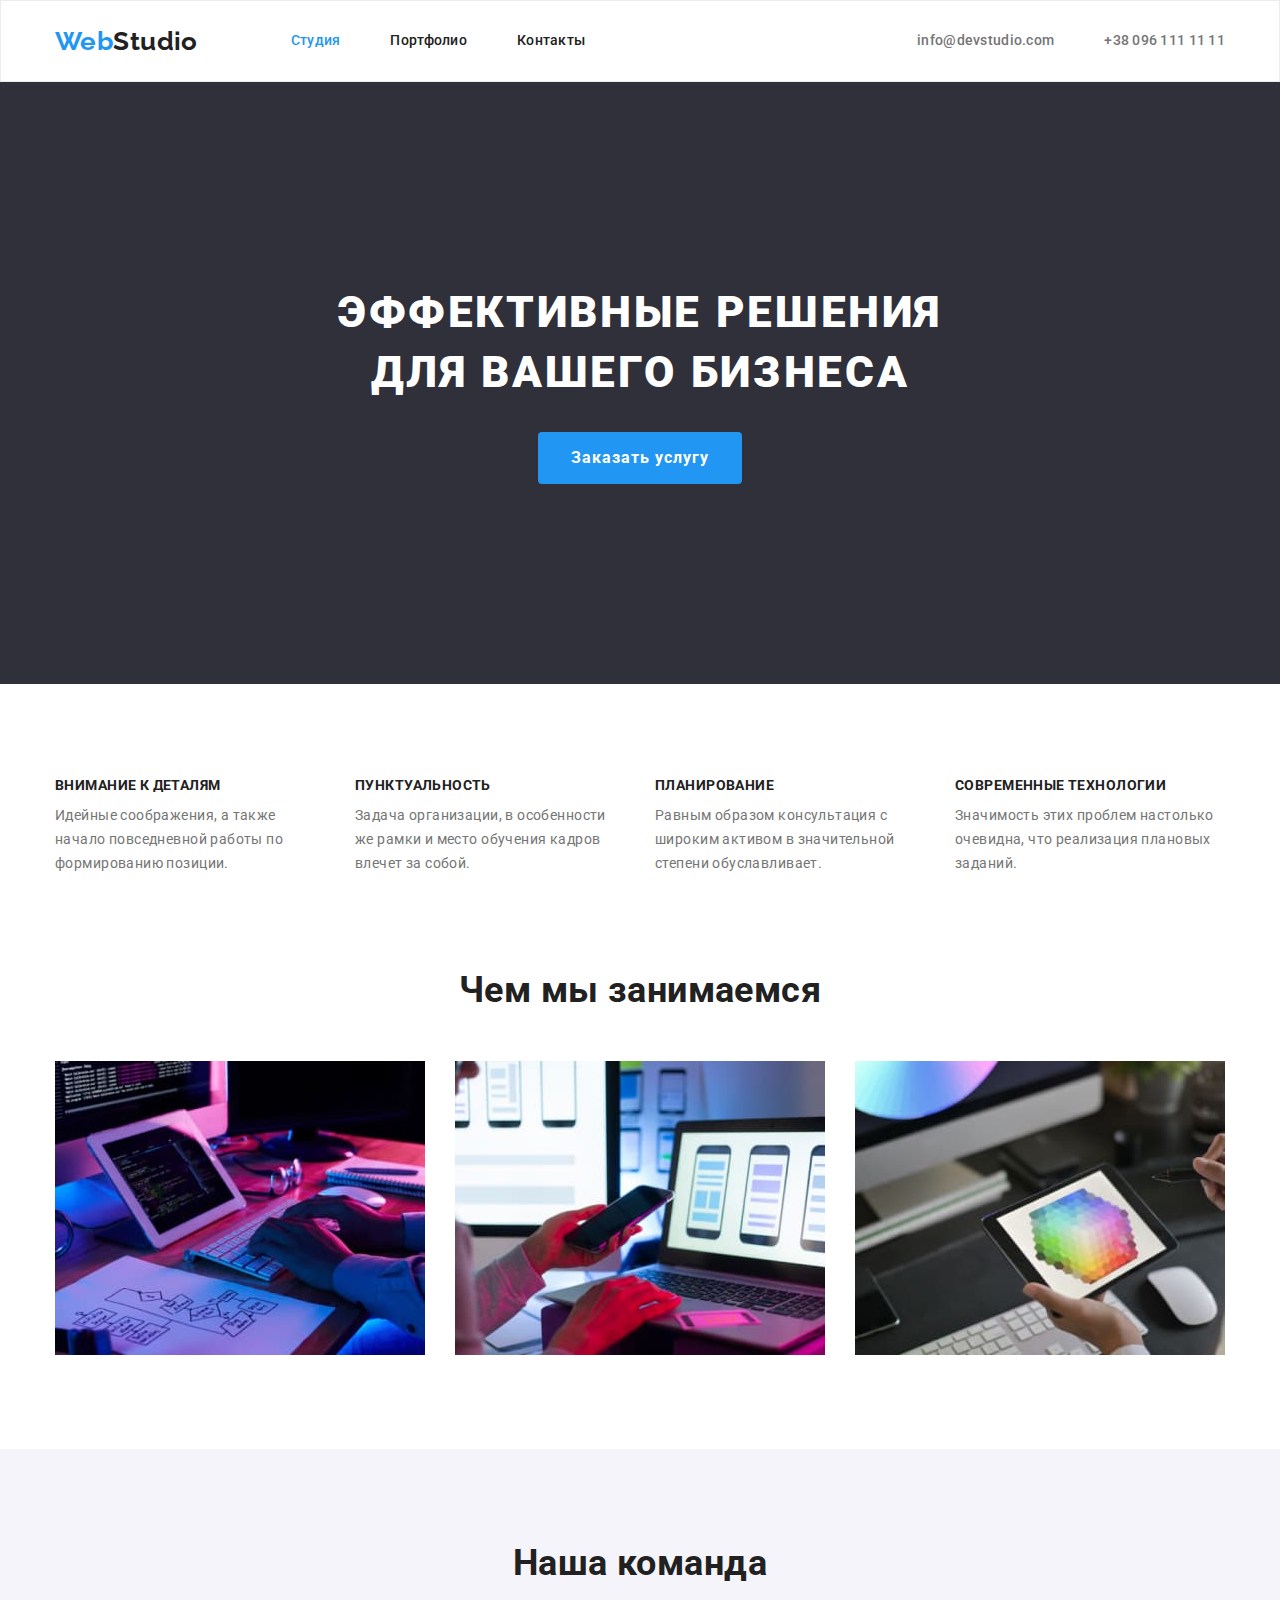
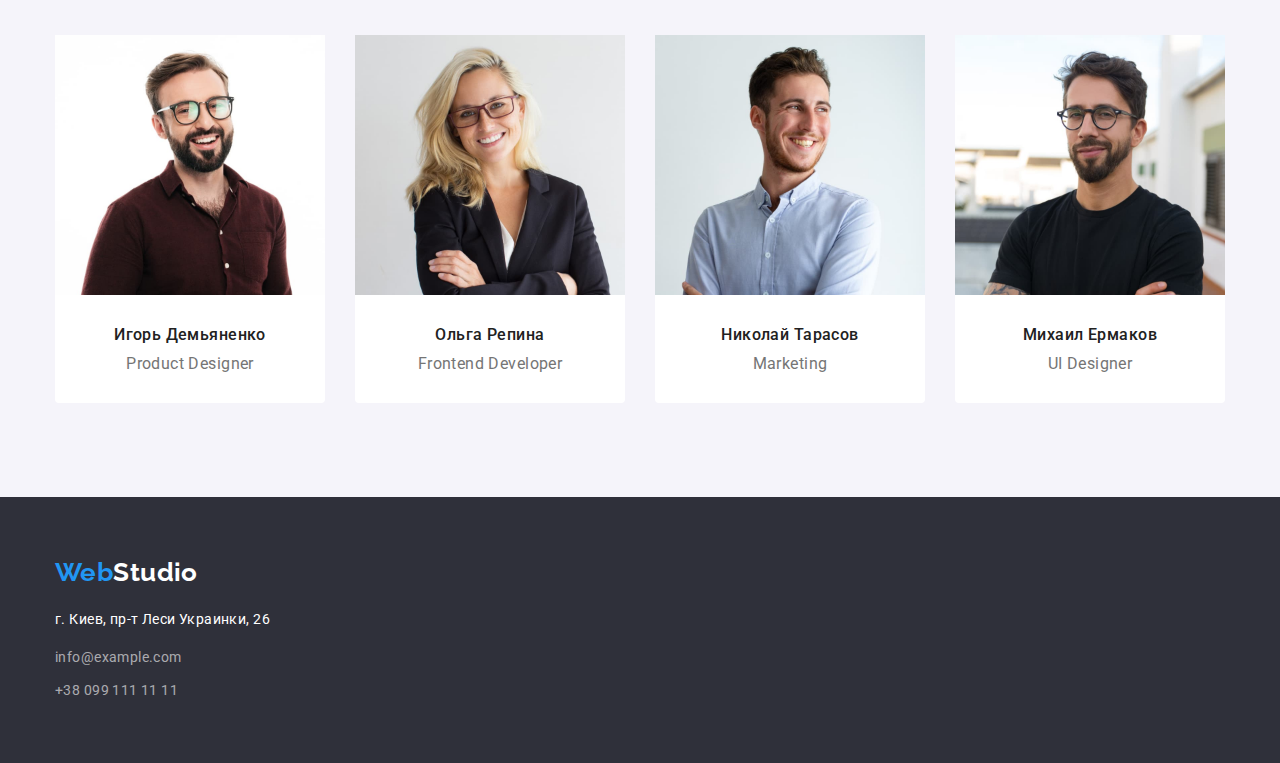
<file: index.html>
<!DOCTYPE html>
<html lang="ru">
  <head>
    <meta charset="UTF-8" />
    <meta http-equiv="X-UA-Compatible" content="IE=edge" />
    <meta name="viewport" content="width=device-width, initial-scale=1.0" />
    <title>Студия</title>
    <link rel="preconnect" href="https://fonts.gstatic.com" />
    <link
      href="https://fonts.googleapis.com/css2?family=Raleway:wght@700&family=Roboto:wght@400;500;700;900&display=swap"
      rel="stylesheet"
    />
    <link
      rel="stylesheet"
      href="https://cdnjs.cloudflare.com/ajax/libs/modern-normalize/1.0.0/modern-normalize.min.css"
    />
    <link rel="stylesheet" href="./css/styles.css" />
  </head>
  <body>
    <!-- Шапка сайта -->
    <header class="page-header">
      <div class="container main-nav">
        <a href="/" class="logo"> <span class="logo-accent">Web</span>Studio</a>
        <nav>
          <ul class="site-nav list">
            <li class="item"><a href="#" class="link current">Студия</a></li>
            <li class="item"><a href="./portfolio.html" class="link">Портфолио</a></li>
            <li class="item"><a href="#" class="link">Контакты</a></li>
          </ul>
        </nav>

        <ul class="contacts-nav list">
          <li class="item">
            <a href="mailto:info@devstudio.com" class="link">info@devstudio.com</a>
          </li>
          <li class="item"><a href="tel:+380961111111 " class="link">+38 096 111 11 11</a></li>
        </ul>
      </div>
    </header>

    <main>
      <!-- Герой -->
      <section class="hero">
        <div class="container">
          <h1 class="hero-title">Эффективные решения<br />для вашего бизнеса</h1>
          <button type="button" class="button primary">Заказать услугу</button>
        </div>
      </section>

      <!-- Преимущества -->
      <section class="section">
        <div class="container">
          <h2 class="feature-title visually-hidden">Преимущества</h2>
          <ul class="feature-list list">
            <li class="item">
              <h3 class="title">Внимание к деталям</h3>
              <p>
                Идейные соображения, а также начало повседневной работы по формированию позиции.
              </p>
            </li>
            <li class="item">
              <h3 class="title">Пунктуальность</h3>
              <p>
                Задача организации, в особенности же рамки и место обучения кадров влечет за собой.
              </p>
            </li>
            <li class="item">
              <h3 class="title">Планирование</h3>
              <p>
                Равным образом консультация с широким активом в значительной степени обуславливает.
              </p>
            </li>
            <li class="item">
              <h3 class="title">Современные технологии</h3>
              <p>Значимость этих проблем настолько очевидна, что реализация плановых заданий.</p>
            </li>
          </ul>
        </div>
      </section>

      <!-- Примеры работ -->
      <section class="section no-padding">
        <div class="container">
          <h2 class="section-title">Чем мы занимаемся</h2>

          <ul class="work-list list">
            <li class="item">
              <img src="./images/box(1).jpg" alt="Рабочее место" width="370" />
            </li>
            <li class="item">
              <img src="./images/box(2).jpg" alt="ноутбук с телефоном" width="370" />
            </li>
            <li class="item"><img src="./images/box(3).jpg" alt="планшет" width="370" /></li>
          </ul>
        </div>
      </section>

      <!--Команда  -->
      <section class="section works">
        <div class="container">
          <h2 class="section-title">Наша команда</h2>
          <ul class="team-list list">
            <li class="item">
              <img src="./images/teamcard1.jpg" alt="Игорь Демьяненко" width="270" />
              <div class="card-team">
                <h3 class="title">Игорь Демьяненко</h3>
                <p>Product Designer</p>
              </div>
            </li>

            <li class="item">
              <img src="./images/teamcard2.jpg" alt="Ольга Репина" width="270" />
              <div class="card-team">
                <h3 class="title">Ольга Репина</h3>
                <p>Frontend Developer</p>
              </div>
            </li>
            <li class="item">
              <img src="./images/teamcard3.jpg" alt="Николай Тарасов" width="270" />
              <div class="card-team">
                <h3 class="title">Николай Тарасов</h3>
                <p>Marketing</p>
              </div>
            </li>
            <li class="item">
              <img src="./images/teamcard4.jpg" alt="Михаил Ермаков" width="270" />
              <div class="card-team">
                <h3 class="title">Михаил Ермаков</h3>
                <p>UI Designer</p>
              </div>
            </li>
          </ul>
        </div>
      </section>
    </main>

    <!-- Footer -->
    <footer class="footer">
      <div class="container footer-container">
        <a href="/" class="logo-footer"><span class="logo-accent">Web</span>Studio</a>
        <address class="address">
          <ul class="address-list list">
            <li class="item"><p class="contact">г. Киев, пр-т Леси Украинки, 26</p></li>
            <li class="item">
              <a href="mailto:info@example.com" class="link">info@example.com</a>
            </li>
            <li class="item"><a href="tel:+380991111111" class="link">+38 099 111 11 11 </a></li>
          </ul>
        </address>
      </div>
    </footer>
  </body>
</html>
</file>
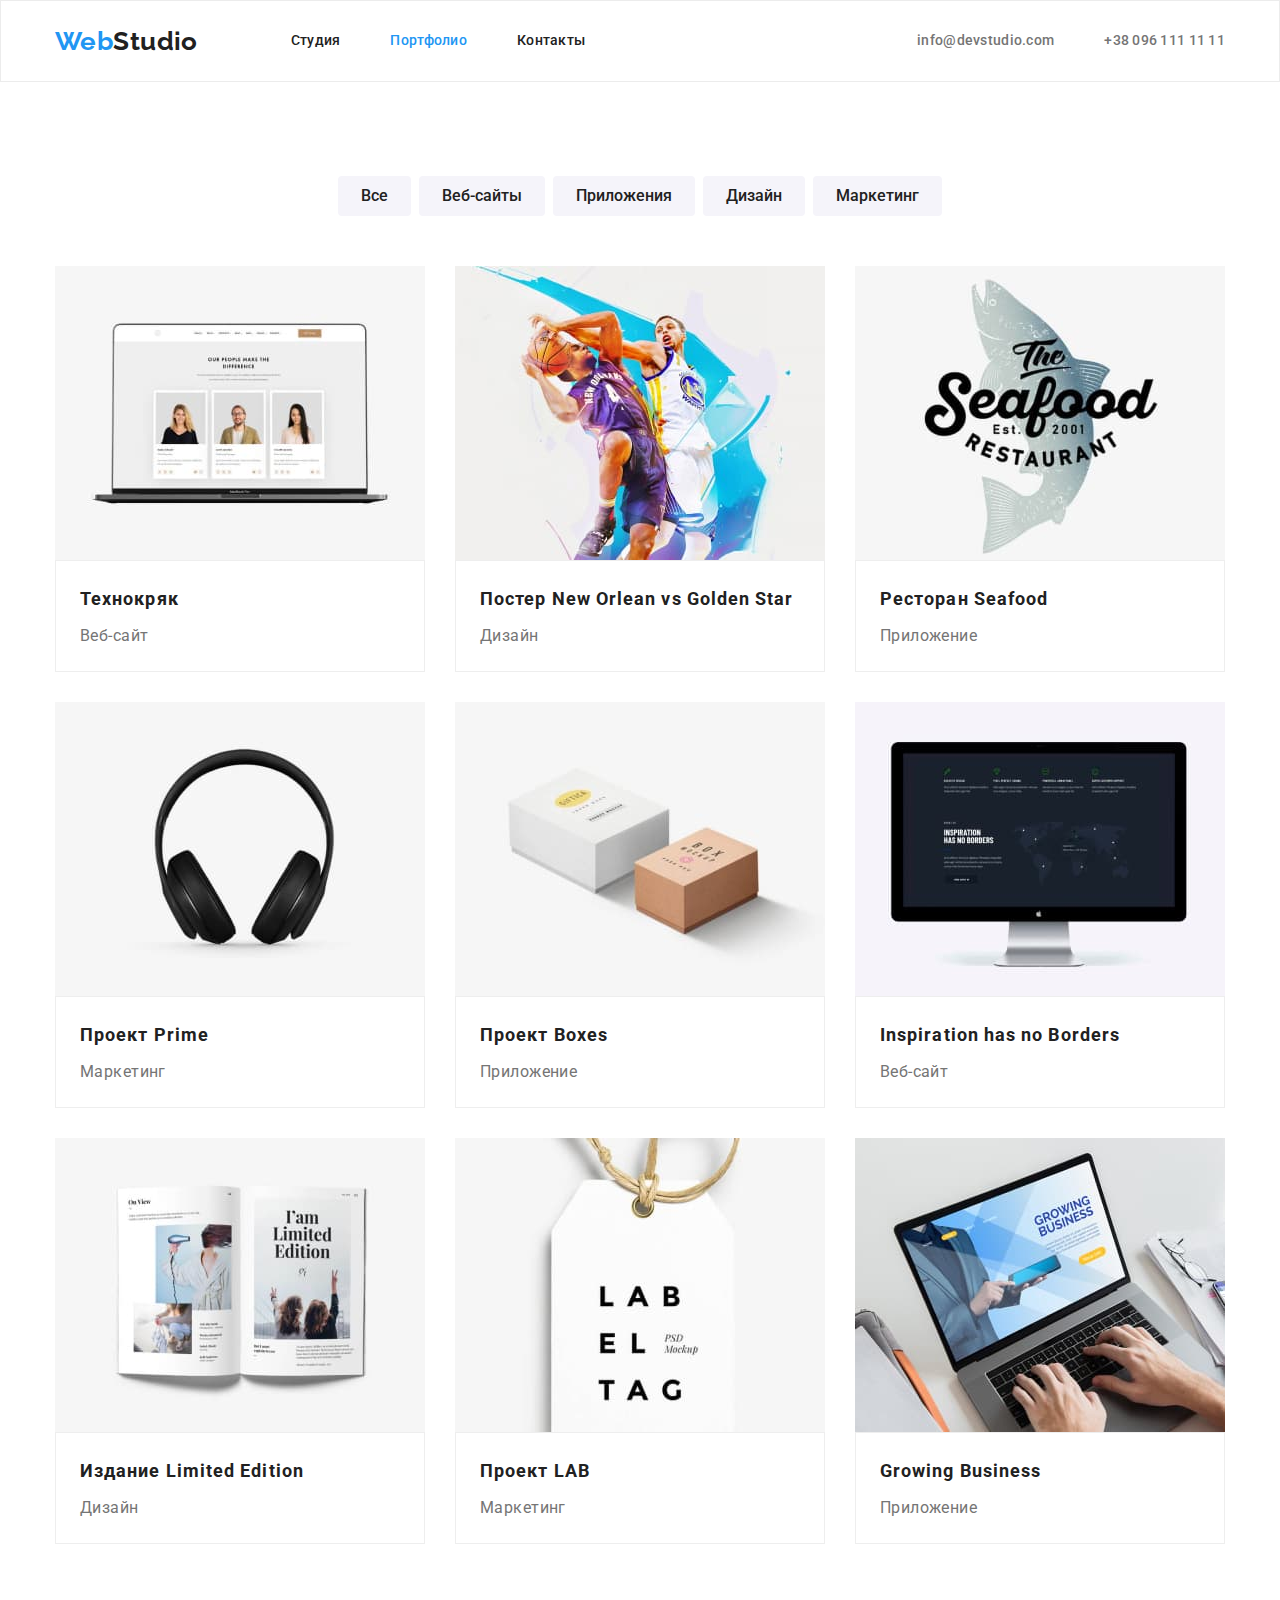
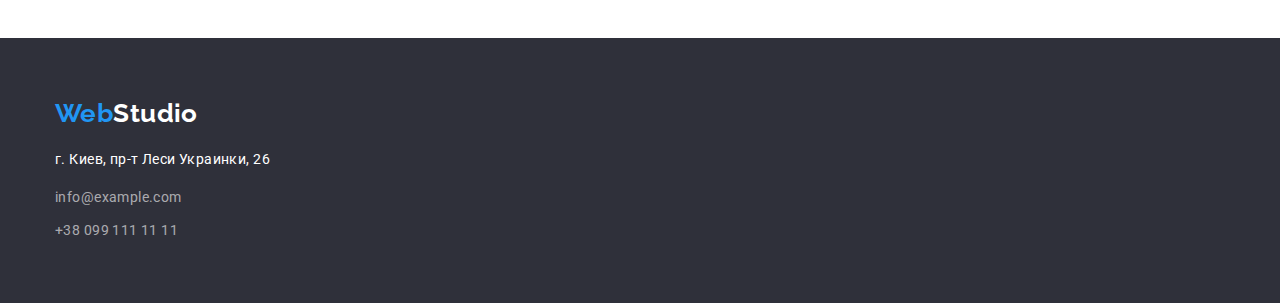
<file: portfolio.html>
<!DOCTYPE html>
<html lang="ru">
  <head>
    <meta charset="UTF-8" />
    <meta http-equiv="X-UA-Compatible" content="IE=edge" />
    <meta name="viewport" content="width=device-width, initial-scale=1.0" />
    <title>Портфолио</title>
    <link rel="preconnect" href="https://fonts.gstatic.com" />
    <link
      href="https://fonts.googleapis.com/css2?family=Raleway:wght@700&family=Roboto:wght@400;500;700;900&display=swap"
      rel="stylesheet"
    />
    <link
      rel="stylesheet"
      href="https://cdnjs.cloudflare.com/ajax/libs/modern-normalize/1.0.0/modern-normalize.min.css"
    />
    <link rel="stylesheet" href="./css/styles.css" />
  </head>

  <body>
    <!-- Шапка сайта -->
    <header class="page-header">
      <div class="container main-nav">
        <a href="/" class="logo"> <span class="logo-accent">Web</span>Studio</a>
        <nav>
          <ul class="site-nav list">
            <li class="item"><a href="./index.html" class="link">Студия</a></li>
            <li class="item"><a href="./portfolio.html" class="link current">Портфолио</a></li>
            <li class="item"><a href="#" class="link">Контакты</a></li>
          </ul>
        </nav>

        <ul class="contacts-nav list">
          <li class="item">
            <a href="mailto:info@devstudio.com" class="link">info@devstudio.com</a>
          </li>
          <li class="item"><a href="tel:+380961111111 " class="link">+38 096 111 11 11</a></li>
        </ul>
      </div>
    </header>
    <main>
      <!--Портфолио-->
      <section class="portfolio-nav section">
        <div class="container">
          <h1 class="portfolio-title visually-hidden">Портфолио</h1>
          <ul class="filter-container list">
            <li class="item">
              <button type="button" class="button portfolio">Все</button>
            </li>
            <li class="item">
              <button type="button" class="button portfolio">Веб-сайты</button>
            </li>
            <li class="item">
              <button type="button" class="button portfolio">Приложения</button>
            </li>
            <li class="item">
              <button type="button" class="button portfolio">Дизайн</button>
            </li>
            <li class="item">
              <button type="button" class="button portfolio">Маркетинг</button>
            </li>
          </ul>
        </div>
        <div class="container">
          <ul class="project-container list">
            <li class="project-element">
              <a href="#">
                <img src="./images/project1.jpg" alt="Ноутбук" width="370" />
                <div class="card-content">
                  <h2 class="card-title">Технокряк</h2>
                  <p class="card-text">Веб-сайт</p>
                </div>
              </a>
            </li>
            <li class="project-element">
              <a href="#">
                <img src="./images/project2.jpg" alt="Два баскетболиста" width="370" />
                <div class="card-content">
                  <h2 class="card-title">Постер New Orlean vs Golden Star</h2>
                  <p class="card-text">Дизайн</p>
                </div>
              </a>
            </li>
            <li class="project-element">
              <a href="#">
                <img src="./images/project3.jpg" alt="Название ресторана" width="370" />
                <div class="card-content">
                  <h2 class="card-title">Ресторан Seafood</h2>
                  <p class="card-text">Приложение</p>
                </div>
              </a>
            </li>
            <li class="project-element">
              <a href="#">
                <img src="./images/project4.jpg" alt="Наушники" width="370" />
                <div class="card-content">
                  <h2 class="card-title">Проект Prime</h2>
                  <p class="card-text">Маркетинг</p>
                </div>
              </a>
            </li>
            <li class="project-element">
              <a href="#">
                <img src="./images/project5.jpg" alt="2 коробки" width="370" />
                <div class="card-content">
                  <h2 class="card-title">Проект Boxes</h2>
                  <p class="card-text">Приложение</p>
                </div>
              </a>
            </li>
            <li class="project-element">
              <a href="#">
                <img src="./images/project6.jpg" alt="Монитор" width="370" />
                <div class="card-content">
                  <h2 class="card-title">Inspiration has no Borders</h2>
                  <p class="card-text">Веб-сайт</p>
                </div>
              </a>
            </li>
            <li class="project-element">
              <a href="#">
                <img src="./images/project7.jpg" alt="Открытая книга" width="370" />
                <div class="card-content">
                  <h2 class="card-title">Издание Limited Edition</h2>
                  <p class="card-text">Дизайн</p>
                </div>
              </a>
            </li>
            <li class="project-element">
              <a href="#">
                <img src="./images/project8.jpg" alt="Бирка" width="370" />
                <div class="card-content">
                  <h2 class="card-title">Проект LAB</h2>
                  <p class="card-text">Маркетинг</p>
                </div>
              </a>
            </li>
            <li class="project-element">
              <a href="#">
                <img src="./images/project9.jpg" alt="Ноутбук" width="370" />
                <div class="card-content">
                  <h2 class="card-title">Growing Business</h2>
                  <p class="card-text">Приложение</p>
                </div>
              </a>
            </li>
          </ul>
        </div>
      </section>
    </main>
    <!-- Footer -->
    <footer class="footer">
      <div class="container footer-container">
        <a href="/" class="logo-footer"><span class="logo-accent">Web</span>Studio</a>
        <address class="address">
          <ul class="address-list list">
            <li class="item"><p class="contact">г. Киев, пр-т Леси Украинки, 26</p></li>
            <li class="item">
              <a href="mailto:info@example.com" class="link">info@example.com</a>
            </li>
            <li class="item"><a href="tel:+380991111111" class="link">+38 099 111 11 11 </a></li>
          </ul>
        </address>
      </div>
    </footer>
  </body>
</html>
</file>
<file: css/styles.css>
html {
  box-sizing: border-box;
}

*,
*::before,
*::after {
  box-sizing: inherit;
}

:root {
  --primary-text-color: #757575;
  --title-text-color: #212121;
  --accent-color: #2196f3;
  --primary-white-color: #ffffff;
  --second-background: #f5f4fa;
  --footer-bg-color: #2f303a;
  --address-link-color: rgba(255, 255, 255, 0.6);
  --bt-hover-color: #188ce8;
  --header-border-color: #ececec;
  --card-border-color: #eeeeee;
}

body {
  background-color: var(--primary-white-color);
  color: var(--primary-text-color);

  font-family: Roboto, sans-serif;
  font-weight: 400;
  font-size: 14px;
  line-height: 1.71;
  letter-spacing: 0.03em;
}

/* Утилиты */
a {
  text-decoration: none;
}

.list {
  margin: 0;
  padding: 0;

  list-style: none;
}

img {
  display: block;
  max-width: 100%;
  height: auto;
}

/* Container */
.container {
  width: 1200px;
  margin-left: auto;
  margin-right: auto;
  padding-left: 15px;
  padding-right: 15px;
}

/* Page header */
.page-header {
  background-color: var(--primary-white-color);
  border: 1px solid var(--header-border-color);
}

/* Main-nav */
.main-nav {
  display: flex;
  align-items: center;
}

/* Logo */
.logo {
  color: var(--title-text-color);
  font-family: Raleway, sans-serif;
  font-weight: 700;
  font-size: 26px;
  line-height: 1.19;
}

.logo:focus {
  color: var(--accent-color);
}
.logo-accent {
  color: var(--accent-color);
}

/* Site nav */

.site-nav {
  display: flex;
  margin-left: 93px;
}

.site-nav .item:not(:last-child) {
  margin-right: 50px;
}

.site-nav .link {
  display: block;
  padding-top: 32px;
  padding-bottom: 32px;

  color: var(--title-text-color);
  font-weight: 500;
  font-size: 14px;
  line-height: 1.14;
  letter-spacing: 0.02em;
}

.site-nav .link:hover,
.site-nav .link:focus,
.site-nav .link.current {
  color: var(--accent-color);
}

/* Contacts-nav */
.contacts-nav {
  display: flex;
  margin-left: auto;
}

.contacts-nav .item + .item {
  margin-left: 50px;
}

.contacts-nav .link {
  padding-top: 32px;
  padding-bottom: 32px;

  color: var(--primary-text-color);
  font-weight: 500;
  font-size: 14px;
  line-height: 1.14;
  letter-spacing: 0.02em;
}

.contacts-nav .link:hover,
.contacts-nav .link:focus {
  color: var(--accent-color);
}

/* Hero */

.hero {
  padding-top: 200px;
  padding-bottom: 200px;
  text-align: center;

  background-color: var(--footer-bg-color);
}
.hero-title {
  margin-top: 0;
  margin-bottom: 30px;

  color: var(--primary-white-color);

  font-weight: 900;
  font-size: 44px;
  line-height: 1.364;
  letter-spacing: 0.06em;
  text-transform: uppercase;
}

/* Feature */

.visually-hidden {
  position: absolute;
  width: 1px;
  height: 1px;
  margin: -1px;
  border: 0;
  padding: 0;
  clip: rect(0 0 0 0);
  overflow: hidden;
}
.feature-list {
  display: flex;
  justify-content: space-between;
}
.feature-list .item {
  flex-basis: calc((100% - 90px) / 4);
}

.feature-list .item:not(:last-child) {
  margin-right: 30px;
}

.feature-list .title {
  margin-top: 0;
  margin-bottom: 10px;

  color: var(--title-text-color);
  font-weight: 700;
  font-size: 14px;
  line-height: 1.14;
  text-transform: uppercase;
}
.feature-list p {
  margin-bottom: 0;
  margin-top: 0;

  font-weight: 400;
  font-size: 14px;
  line-height: 1.71;
}

/* Section */
.section {
  padding-top: 94px;
  padding-bottom: 94px;
}
.section.no-padding {
  padding-top: 0;
}

.section-title {
  color: var(--title-text-color);
  margin-top: 0;
  margin-bottom: 50px;

  font-weight: 700;
  font-size: 36px;
  line-height: 1.16;
  text-align: center;
}

/* Work  */

.work-list {
  display: flex;
  justify-content: space-between;
}

.work-list .item {
  flex-basis: calc((100% - 60px) / 3);
}

.work-list .item:not(:last-child) {
  margin-right: 30px;
}

/* Team */

.team-list {
  display: flex;
  justify-content: space-between;
  text-align: center;
}

.team-list .item {
  flex-basis: calc((100% - 90px) / 4);

  background-color: var(--primary-white-color);
  border-radius: 0px 0px 4px 4px;
}

.team-list .item:not(:last-child) {
  margin-right: 30px;
}

.card-team {
  padding: 30px 0;
}

.team-list .title {
  margin-bottom: 10px;
  margin-top: 0;
  color: var(--title-text-color);
  font-weight: 500;
  font-size: 16px;
  line-height: 1.19;
}
.team-list p {
  margin-top: 0;
  margin-bottom: 0;
  font-size: 16px;
  line-height: 1.19;
}

/* Works */
.works {
  background-color: var(--second-background);
}

/* Button */

.button {
  display: inline-block;
  border-radius: 4px;
  border: 1px solid transparent;

  font-family: inherit;
  cursor: pointer;
  text-align: center;
  text-decoration: none;
}
.button.primary {
  padding: 10px 32px;
  min-width: 200px;

  color: var(--primary-white-color);
  background-color: var(--accent-color);
  font-weight: 700;
  font-size: 16px;
  line-height: 1.87;
  letter-spacing: 0.06em;
}

.button.primary:hover {
  background-color: var(--bt-hover-color);
}

.button.portfolio {
  padding: 6px 22px;
  min-width: 73px;

  color: var(--title-text-color);
  background-color: var(--second-background);
  font-weight: 500;
  font-size: 16px;
  line-height: 1.62;
}
.button.portfolio:hover,
.button.portfolio:focus {
  color: var(--primary-white-color);
  background-color: var(--accent-color);
}

/* Footer */

.footer {
  background-color: var(--footer-bg-color);
}
.footer-container {
  padding-top: 60px;
  padding-bottom: 60px;
}

.logo-footer {
  display: block;
  margin-bottom: 20px;
  width: 145px;

  color: var(--primary-white-color);
  font-family: Raleway, sans-serif;
  font-weight: 700;
  font-size: 26px;
  line-height: 1.19;
}

.logo-footer:focus {
  color: var(--accent-color);
}

.address {
  display: block;

  font-size: 14px;
  line-height: 1.71;
  font-style: normal;
}
.address-list {
  width: 231px;
}
.address-list .item:not(:last-child) {
  margin-bottom: 9px;
}

.contact {
  margin-top: 0;
  color: var(--primary-white-color);
}
.contact:hover,
.contact:focus {
  color: var(--accent-color);
}

.address .link {
  color: var(--address-link-color);
}
.address .link:hover,
.address .link:focus {
  color: var(--accent-color);
}

/* Portfolio */

.portfolio-nav {
  margin-top: 0;
}

.filter-container {
  display: flex;
  justify-content: center;
  margin-bottom: 50px;
}

.filter-container .item:not(:last-child) {
  margin-right: 8px;
}

.project-container {
  display: flex;
  flex-wrap: wrap;
}
.project-element {
  flex-basis: calc((100% - 60px) / 3);
  margin-right: 30px;
  margin-bottom: 30px;
}

.project-element:nth-child(3n) {
  margin-right: 0;
}

.project-element:nth-last-child(-n + 3) {
  margin-bottom: 0;
}
.card-content {
  padding: 20px 24px;
  border: 1px solid var(--card-border-color);
  background-color: var(--primary-white-color);
}

.card-title {
  margin-bottom: 4px;
  margin-top: 0;
  color: var(--title-text-color);
  font-weight: 700;
  font-size: 18px;
  line-height: 2;
  letter-spacing: 0.06em;
}

.card-text {
  margin-top: 0;
  margin-bottom: 0;
  color: var(--primary-text-color);
  font-size: 16px;
  line-height: 1.87;
  text-decoration: none;
}
</file>
